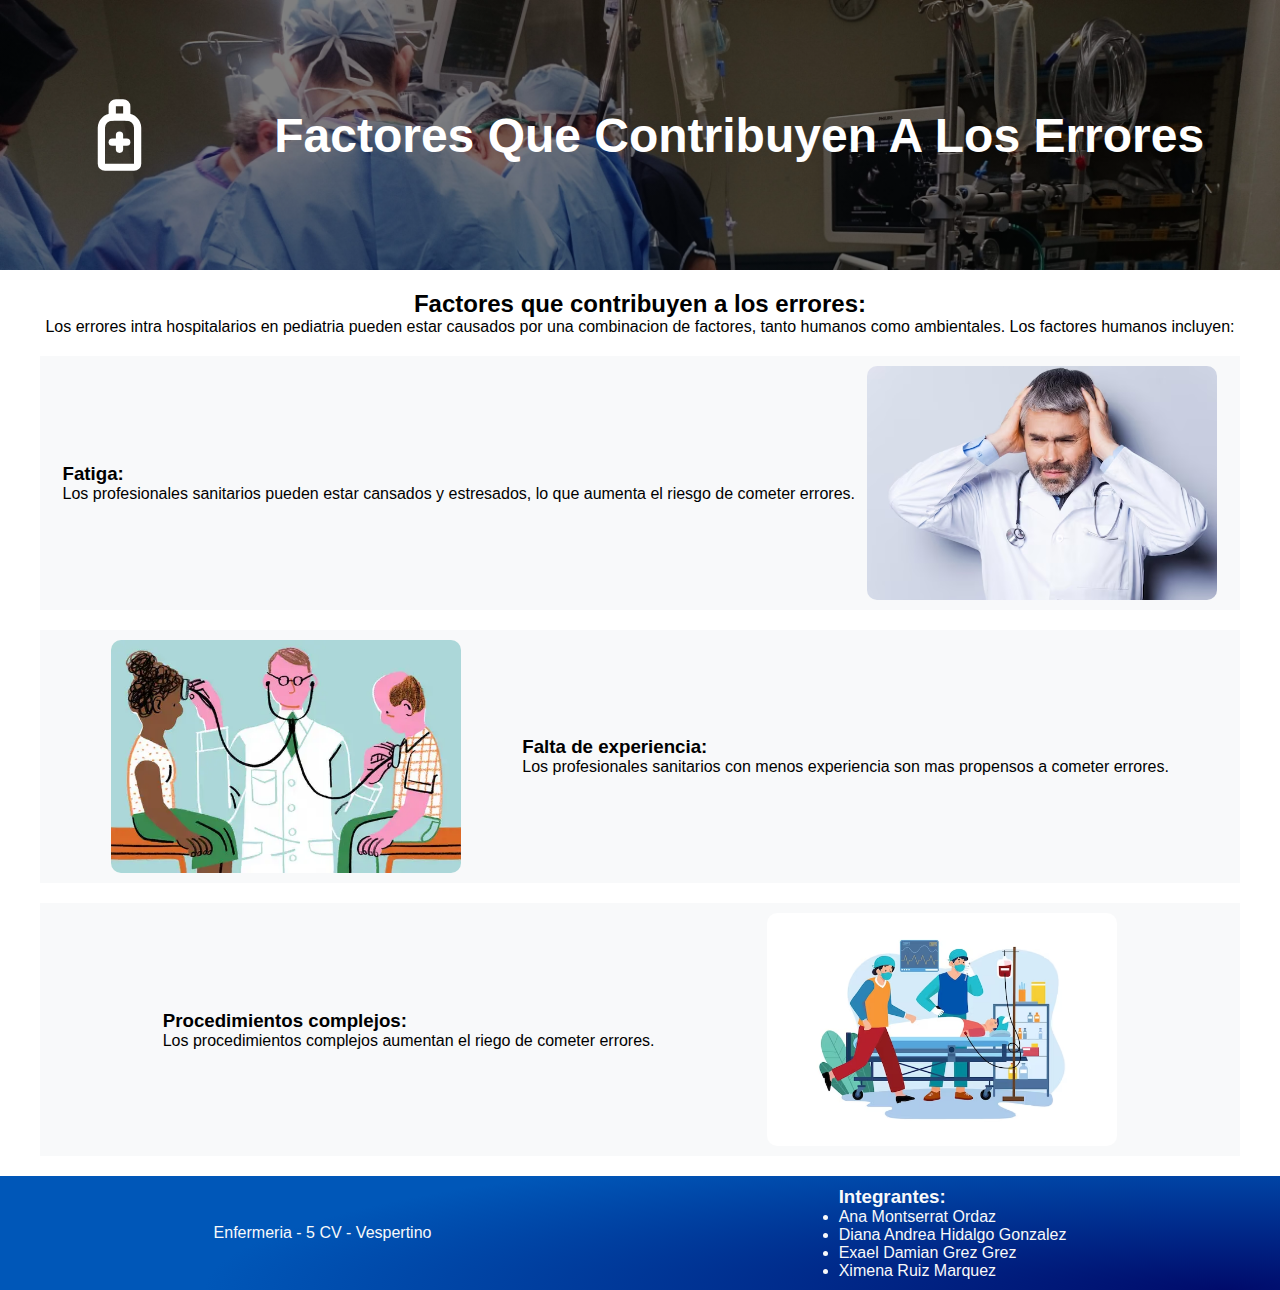
<file: Pages/HTML/FactoresQueContribuyenALosErrores.html>
<!DOCTYPE html>
<html lang="en">

<head>
    <meta charset="UTF-8">
    <meta name="viewport" content="width=device-width, initial-scale=1.0">
    <link href="https://cdn.jsdelivr.net/npm/bootstrap@5.3.2/dist/css/bootstrap.min.css" rel="stylesheet"
        integrity="sha384-T3c6CoIi6uLrA9TneNEoa7RxnatzjcDSCmG1MXxSR1GAsXEV/Dwwykc2MPK8M2HN" crossorigin="anonymous">
    <link rel="stylesheet" href="../CSS/FactoresQueContribuyenALosErrores.css">
    <link rel="shortcut icon" href="../../Images/Icon.svg" type="image/x-icon">
    <title>Factores Que Contribuyen A Los Errores</title>
</head>

<body>
    <a href="../../index.html">
        <header class="header">
            <img src="../../Images/logo.svg" alt="logo" id="logo">
            <section>
                <h1>Factores Que Contribuyen A Los Errores</h1>
            </section>
        </header>
    </a>
    <main>
        <section>
            <article class="principal">
                <h2>Factores que contribuyen a los errores:</h2>
                <p>
                    Los errores intra hospitalarios en pediatria pueden
                    estar causados por una combinacion de factores, tanto humanos como ambientales.
                    Los factores humanos incluyen:
                </p>
            </article>
            <article class="factoresHumanos">
                <div>
                    <h3>Fatiga:</h3>
                    <p>Los profesionales sanitarios pueden estar cansados y estresados,
                        lo que aumenta el riesgo de cometer errores.
                    </p>
                </div>
                <img src="../../Images/estresado.avif" alt="">
            </article>
            <article class="factoresHumanos" id="vuelta">
                <img src="../../Images/sinExperiencia.webp" alt="">
                <div>
                    <h3>Falta de experiencia:</h3>
                    <p>
                        Los profesionales sanitarios con menos experiencia son mas
                        propensos a cometer errores.
                    </p>
                </div>
            </article>
            <article class="factoresHumanos">
                <div>
                    <h3>Procedimientos complejos:</h3>
                    <p>
                        Los procedimientos complejos aumentan el riego de cometer errores.
                    </p>
                </div>
                <img src="../../Images/procedimientoComplejo.avif" alt="">
            </article>
        </section>
    </main>
    <footer class="footer">
        <section class="footer-section">
            <article>
                <p>Enfermeria - 5 CV - Vespertino</p>
            </article>
            <article>
                <h3>Integrantes:</h3>
                <ul>
                    <li>Ana Montserrat Ordaz</li>
                    <li>Diana Andrea Hidalgo Gonzalez</li>
                    <li>Exael Damian Grez Grez</li>
                    <li>Ximena Ruiz Marquez</li>
                </ul>
            </article>
        </section>
    </footer>
</body>

</html>
</file>
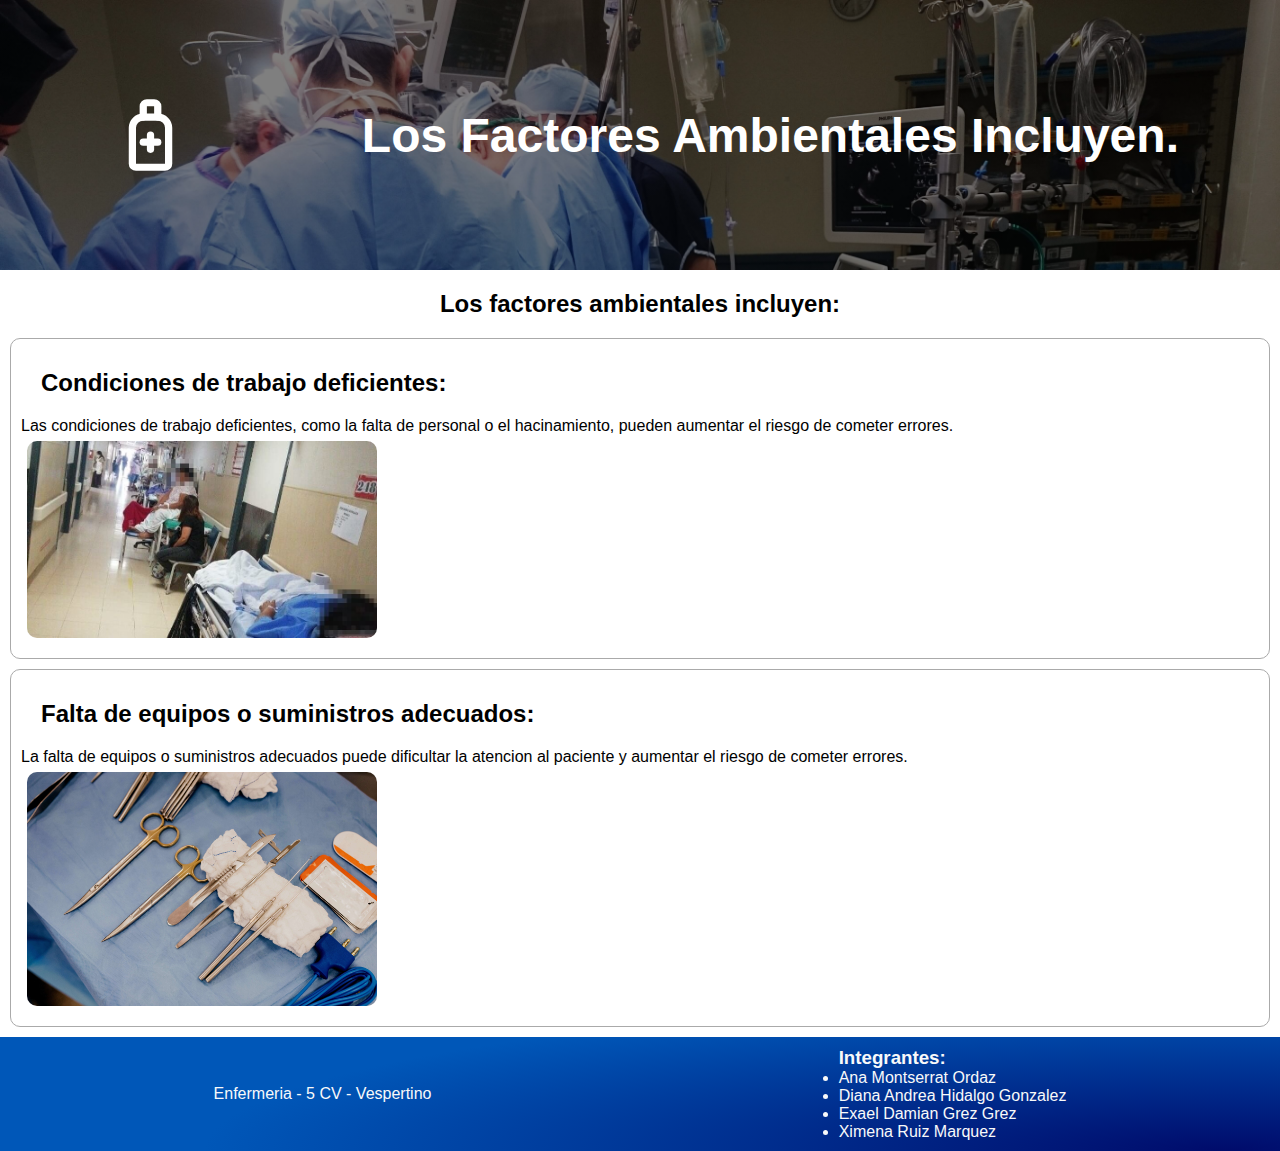
<file: Pages/HTML/LosFactoresAmbientalesIncluyen.html>
<!DOCTYPE html>
<html lang="en">

<head>
    <meta charset="UTF-8">
    <meta name="viewport" content="width=device-width, initial-scale=1.0">
    <link rel="stylesheet" href="../../Pages/CSS/LosFactoresAmbientalesIncluyen.css">
    <link rel="shortcut icon" href="../../Images/Icon.svg" type="image/x-icon">
    <title>Los Factores Ambientales Incluyen.</title>
</head>

<body>
    <a href="../../index.html">
        <header class="header">
            <img src="../../Images/logo.svg" alt="logo" id="logo">
            <section>
                <h1>Los Factores Ambientales Incluyen.</h1>
            </section>
        </header>
    </a>
    <main class="informacion">
        <h2>Los factores ambientales incluyen:</h2>
        <section>
            <article>
                <h2>Condiciones de trabajo deficientes:</h2>
                <p>
                    Las condiciones de trabajo deficientes, como la falta de personal o
                    el hacinamiento, pueden aumentar el riesgo de cometer errores.
                </p>

            </article>
            <img src="../../Images/falta.jpg" alt="">
        </section>
        <section>
            <article>
                <h2>Falta de equipos o suministros adecuados:</h2>
                <p>
                    La falta de equipos o suministros adecuados puede dificultar la atencion
                    al paciente y aumentar el riesgo de cometer errores.
                </p>
            </article>
            <figure>
                <img src="../../Images/herramientasDeCirujia.jpg" alt="">
            </figure>
        </section>
    </main>
    <footer class="footer">
        <section class="footer-section">
            <article>
                <p>Enfermeria - 5 CV - Vespertino</p>
            </article>
            <article>
                <h3>Integrantes:</h3>
                <ul>
                    <li>Ana Montserrat Ordaz</li>
                    <li>Diana Andrea Hidalgo Gonzalez</li>
                    <li>Exael Damian Grez Grez</li>
                    <li>Ximena Ruiz Marquez</li>
                </ul>
            </article>
        </section>
    </footer>
</body>

</html>
</file>
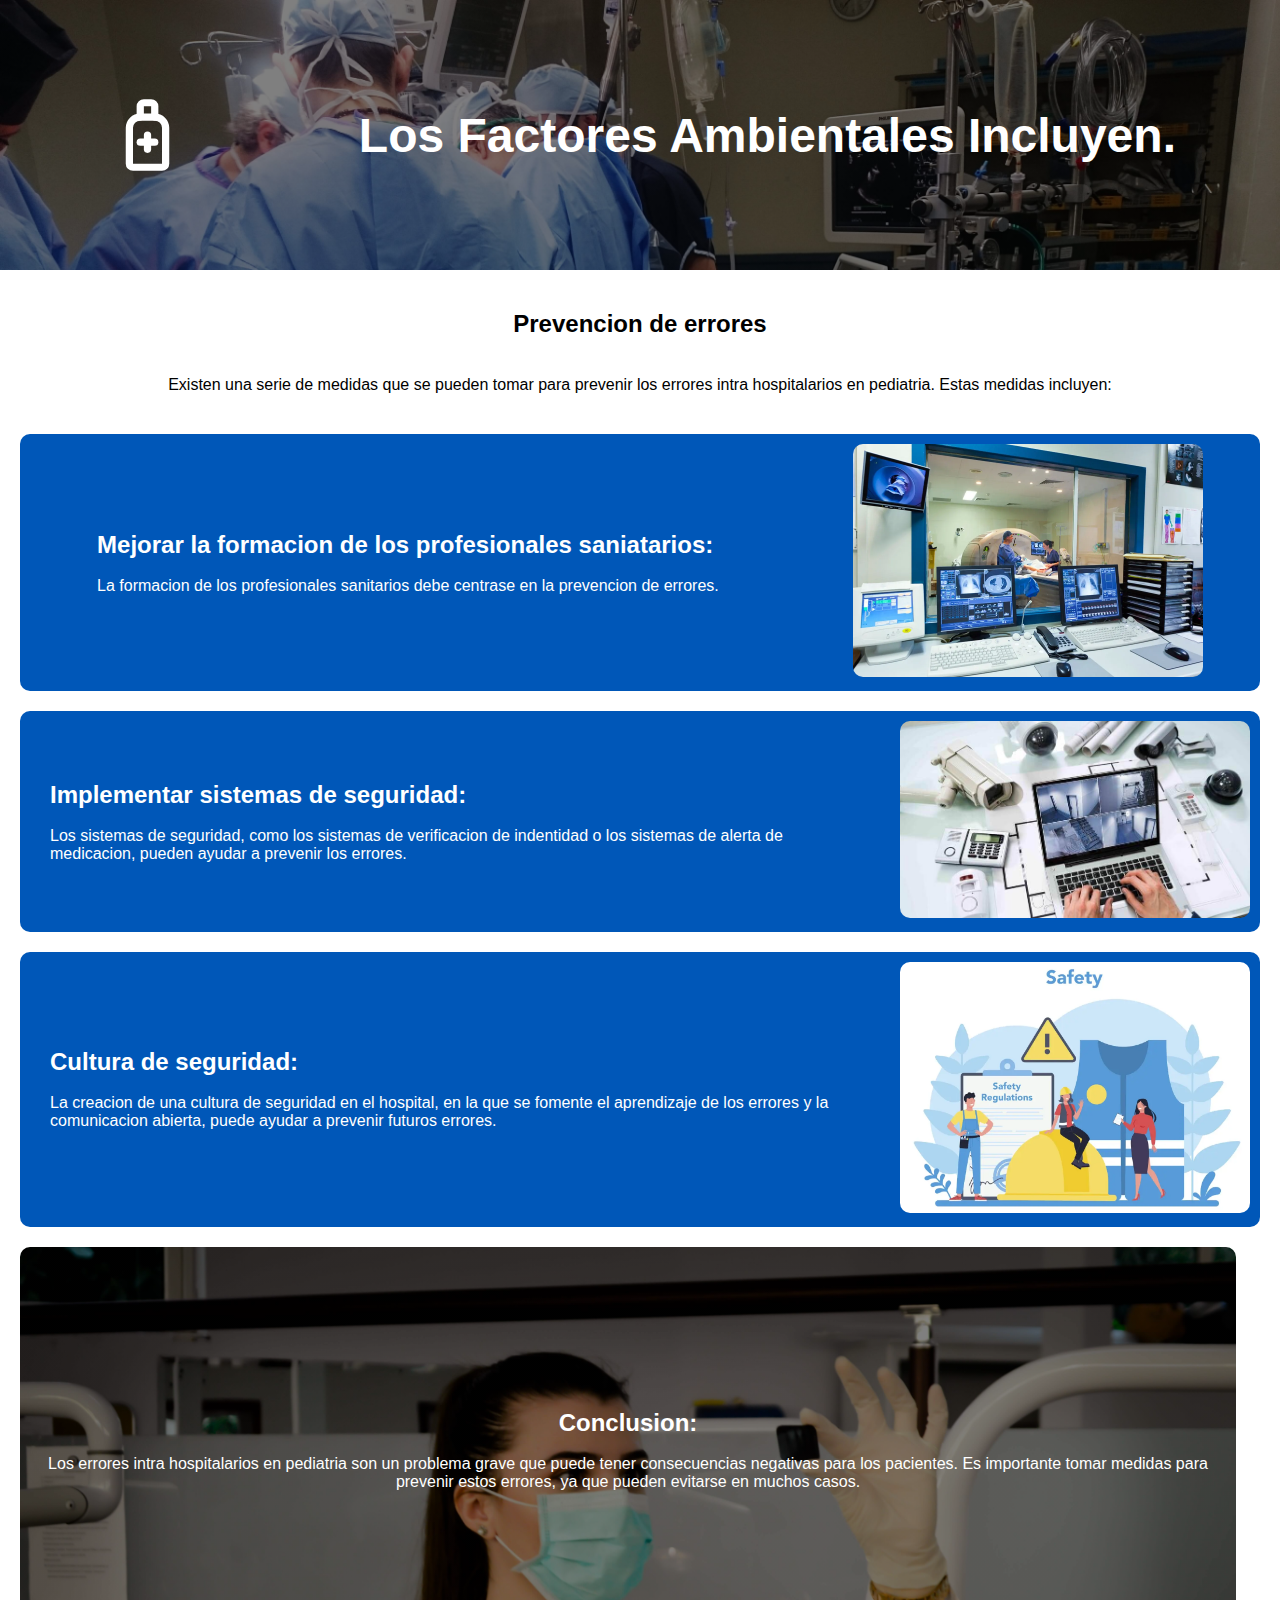
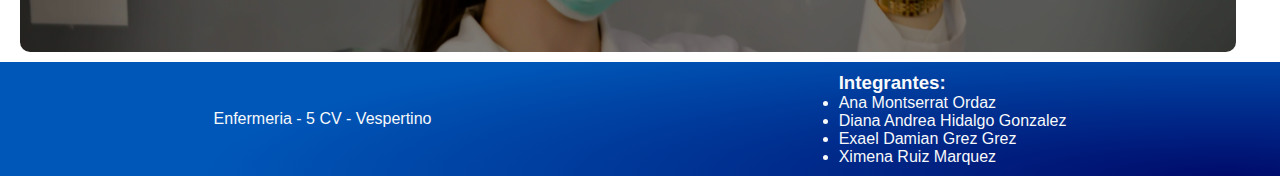
<file: Pages/HTML/PrenvencionDeErrores.html>
<!DOCTYPE html>
<html lang="en">

<head>
    <meta charset="UTF-8">
    <meta name="viewport" content="width=device-width, initial-scale=1.0">
    <link rel="stylesheet" href="../CSS/PrenvencionDeErrores.css">
    <link rel="shortcut icon" href="../../Images/Icon.svg" type="image/x-icon">
    <title>Prenvencion De Errores</title>
</head>

<body>
    <a href="../../index.html">
        <header class="header">
            <img src="../../Images/logo.svg" alt="logo" id="logo">
            <section>
                <h1>Los Factores Ambientales Incluyen.</h1>
            </section>
        </header>
    </a>
    <main>
        <section class="inicio">
            <h2>Prevencion de errores</h2>
            <br>
            <p>
                Existen una serie de medidas que se pueden tomar para prevenir los errores
                intra hospitalarios en pediatria. Estas medidas incluyen:
            </p>
        </section>
        <section class="informacion">
            <article>
                <h2>Mejorar la formacion de los profesionales saniatarios:</h2>
                <br>
                <p>
                    La formacion de los profesionales sanitarios debe centrase en la prevencion de errores.
                </p>
            </article>
            <figure>
                <img src="../../Images/imagen1.webp" alt="">
            </figure>
        </section>
        <section class="informacion">
            <article>
                <h2>Implementar sistemas de seguridad:</h2>
                <br>
                <p>
                    Los sistemas de seguridad, como los sistemas de verificacion de indentidad o los sistemas
                    de alerta de medicacion, pueden ayudar a prevenir los errores.
                </p>
            </article>
            <figure>
                <img src="../../Images/seguridad.jpeg" alt="">
            </figure>
        </section>
        <section class="informacion">
            <article>
                <h2>Cultura de seguridad:</h2>
                <br>
                <p>
                    La creacion de una cultura de seguridad en el hospital, en la que se fomente el aprendizaje
                    de los errores y la comunicacion abierta, puede ayudar a prevenir futuros errores.
                </p>
            </article>
            <figure>
                <img src="../../Images/culturaSeguridad.webp" alt="">
            </figure>
        </section>
        <section id="conclusion">
            <article>
                <h2>Conclusion:</h2>
                <br>
                <p>
                    Los errores intra hospitalarios en pediatria son un problema grave que puede tener consecuencias
                    negativas
                    para los pacientes. Es importante tomar medidas para prevenir estos errores, ya que pueden evitarse
                    en
                    muchos casos.
                </p>
            </article>
        </section>
    </main>
    <footer class="footer">
        <section class="footer-section">
            <article>
                <p>Enfermeria - 5 CV - Vespertino</p>
            </article>
            <article>
                <h3>Integrantes:</h3>
                <ul>
                    <li>Ana Montserrat Ordaz</li>
                    <li>Diana Andrea Hidalgo Gonzalez</li>
                    <li>Exael Damian Grez Grez</li>
                    <li>Ximena Ruiz Marquez</li>
                </ul>
            </article>
        </section>
    </footer>
</body>

</html>
</file>
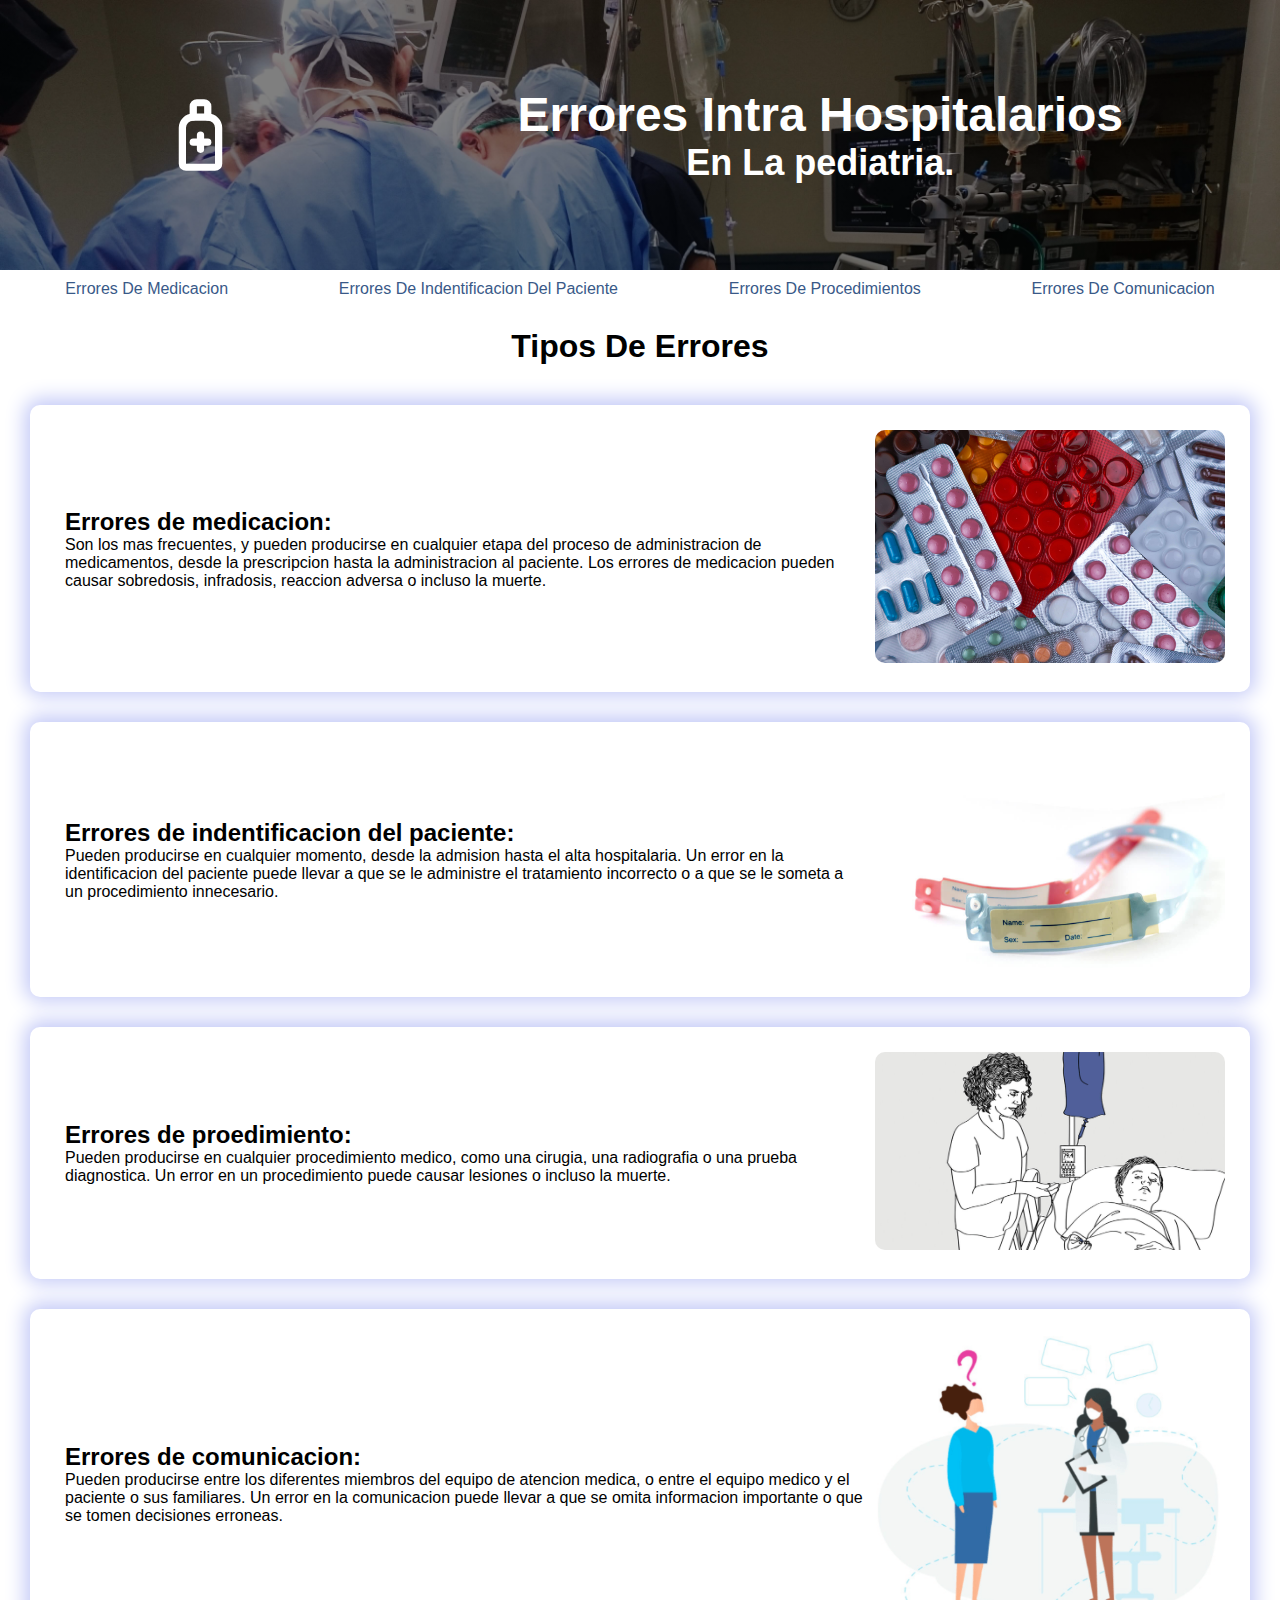
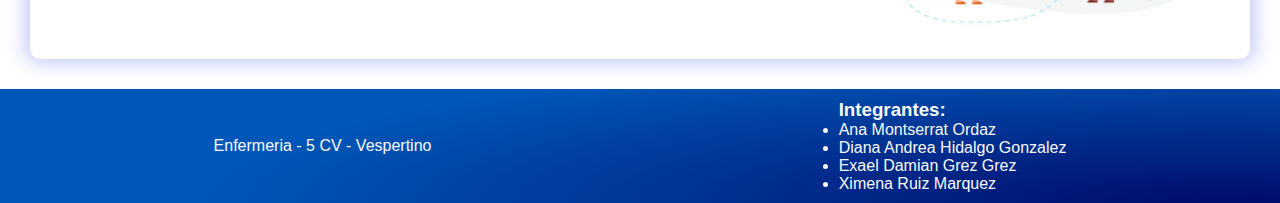
<file: Pages/HTML/TiposDeErrores.html>
<!DOCTYPE html>
<html lang="en">

<head>
    <meta charset="UTF-8">
    <meta name="viewport" content="width=device-width, initial-scale=1.0">
    <link href="https://cdn.jsdelivr.net/npm/bootstrap@5.3.2/dist/css/bootstrap.min.css" rel="stylesheet"
        integrity="sha384-T3c6CoIi6uLrA9TneNEoa7RxnatzjcDSCmG1MXxSR1GAsXEV/Dwwykc2MPK8M2HN" crossorigin="anonymous">
    <link rel="shortcut icon" href="../../Images/Icon.svg" type="image/x-icon">
    <link rel="stylesheet" href="../CSS/TiposDeErrores.css">
    <title>Tipos de Errores</title>
</head>

<body>
    <a href="../../index.html">
        <header class="header">
            <img src="../../Images/logo.svg" alt="logo" id="logo">
            <section>
                <h1>Errores Intra Hospitalarios</h1>
                <h2>En La pediatria.</h2>
            </section>
        </header>
    </a>
    <nav id="nav-menu">
        <ul class="nav nav-tabs nav-fill">
            <li class="nav-item">
                <a class="nav-link" href="#Medicacion">Errores De Medicacion</a>
            </li>
            <li class="nav-item">
                <a class="nav-link" href="#Identificar">Errores De Indentificacion Del Paciente</a>
            </li>
            <li class="nav-item">
                <a class="nav-link" href="#Procedimiento">Errores De Procedimientos</a>
            </li>
            <li class="nav-item">
                <a class="nav-link" href="#Comunicacion">Errores De Comunicacion</a>
            </li>
        </ul>
    </nav>
    <main>
        <h1>Tipos De Errores</h1>
        <section class="informacion" id="Medicacion">
            <article class="info">
                <div class="texto">
                    <h2><strong>Errores de medicacion:</strong></h2>
                    <p>
                        Son los mas frecuentes, y pueden producirse en cualquier etapa
                        del proceso de administracion de medicamentos, desde la prescripcion
                        hasta la administracion al paciente.
                        Los errores de medicacion pueden causar sobredosis, infradosis, reaccion
                        adversa o incluso la muerte.
                    </p>
                </div>
                <!-- carrusel -->
                <div>
                    <img src="../../Images/medicamentos1.jpg" alt="" >
                </div>
            </article>
        </section>
        <section class="informacion" id="Identificar">
            <article class="info" >
                <div class="texto">
                    <h2><strong>Errores de indentificacion del paciente:</strong></h2>
                    <p>
                        Pueden producirse en cualquier momento, desde la admision hasta el alta
                        hospitalaria. Un error en la identificacion del paciente puede llevar a que
                        se le administre el tratamiento incorrecto o a que se le someta a un procedimiento
                        innecesario.
                    </p>
                </div>
                <!-- carrusel -->
                <div>
                    <img src="../../Images/identificarPaciente2.jpg" alt="">
                </div>
            </article>
        </section>
        <section class="informacion" id="Procedimiento">
            <article class="info">
                <div class="texto">
                    <h2><strong>Errores de proedimiento:</strong></h2>
                    <p>
                        Pueden producirse en cualquier procedimiento medico, como una cirugia, una radiografia
                        o una prueba diagnostica. Un error en un procedimiento puede causar lesiones o incluso
                        la muerte.
                    </p>
                </div>
                <!---->
                <div>
                    <img src="../../Images/erroresDeProcedimiento.jpg" alt="Error de procedimientos">
                </div>
            </article>
        </section>
        <section class="informacion" id="Comunicacion">
            <article class="info">
                <div class="texto">
                    <h2><strong>Errores de comunicacion:</strong></h2>
                    <p>
                        Pueden producirse entre los diferentes miembros del equipo de atencion medica,
                        o entre el equipo medico y el paciente o sus familiares.
                        Un error en la comunicacion puede llevar a que se omita informacion importante
                        o que se tomen decisiones erroneas.
                    </p>
                </div>
                <!---->
                <div>
                    <img src="../../Images/erroresDeComunicacion.png" alt="">
                </div>
            </article>
        </section>
    </main>
    <footer class="footer">
        <section class="footer-section">
            <article>
                <p>Enfermeria - 5 CV - Vespertino</p>
            </article>
            <article>
                <h3>Integrantes:</h3>
                <ul>
                    <li>Ana Montserrat Ordaz</li>
                    <li>Diana Andrea Hidalgo Gonzalez</li>
                    <li>Exael Damian Grez Grez</li>
                    <li>Ximena Ruiz Marquez</li>
                </ul>
            </article>
        </section>
    </footer>
    <script src="https://cdn.jsdelivr.net/npm/bootstrap@5.3.2/dist/js/bootstrap.bundle.min.js"
        integrity="sha384-C6RzsynM9kWDrMNeT87bh95OGNyZPhcTNXj1NW7RuBCsyN/o0jlpcV8Qyq46cDfL" crossorigin="anonymous">
        </script>
</body>

</html>
</file>
<file: Pages/CSS/FactoresQueContribuyenALosErrores.css>
* {
    margin: 0;
    padding: 0;
    box-sizing: border-box;
}

body {
    font-family: 'Franklin Gothic Medium', 'Arial Narrow', Arial, sans-serif;
}

#logo {
    width: 7%;
}

.header {
    color: white;
    background-image: linear-gradient(0deg,
            rgba(0, 0, 0, 0.5),
            rgba(0, 0, 0, 0.5)), url(../../Images/cirujia.jpg);
    background-repeat: no-repeat;
    background-size: cover;
    height: 30vh;
    text-align: center;
    padding: 20px;
    display: flex;
    justify-content: space-around;
    align-items: center;
    font-size: x-large;
}

a {
    text-decoration: none;
    color: #395988;
}

img {
    border-radius: 10px;
    width: 350px;
}


#nav-menu .nav {
    list-style-type: none;
    padding: 10px;
    display: flex;
    justify-content: space-around;
    align-items: center;
}

.nav a:hover {
    color: #fff;
    background: #4051e8;
}

 main {
    margin: 20px;
 }

.principal {
    text-align: center;
}

.factoresHumanos {
    text-align: left;
    background: #f8f9fa;
    margin: 20px;
    padding: 10px;
    display: flex;
    justify-content: space-evenly;
    align-items: center;
}

.footer {

    color: #f8f9fa;
    background: radial-gradient(79.75% 134.25% at 95.71% 100%, #000b6b 0, #0057b8 100%);
}

.footer-section {
    display: flex;
    justify-content: space-around;
    align-items: center;
    padding: 10px;
}

.footer-section p li h2 {
    font-size: small;
}

@media(max-width: 800px) {
    #logo {
        width: 15%;
    }

    .factoresHumanos {
        flex-direction: column;
    }

    #vuelta {
        flex-direction: column-reverse;
    }
}
</file>
<file: Pages/CSS/LosFactoresAmbientalesIncluyen.css>
* {
    margin: 0;
    padding: 0;
    box-sizing: border-box;
}

body {
    font-family: 'Franklin Gothic Medium', 'Arial Narrow', Arial, sans-serif;
}

#logo {
    width: 7%;
}

.header {
    color: white;
    background-image: linear-gradient(0deg,
            rgba(0, 0, 0, 0.5),
            rgba(0, 0, 0, 0.5)), url(../../Images/cirujia.jpg);
    background-repeat: no-repeat;
    background-size: cover;
    height: 30vh;
    text-align: center;
    padding: 20px;
    display: flex;
    justify-content: space-around;
    align-items: center;
    font-size: x-large;
}

a {
    text-decoration: none;
    color: #395988;
}

img {
    border-radius: 10px;
    width: 350px;
    margin: 6px;
}

h2 {
    text-align: center;
    padding: 10px;
    margin: 10px;
}

.informacion section {
    padding: 10px;
    margin: 10px;
}

.informacion section {
    border: 1px solid #aaaaaa;
    border-radius: 10px;
}

.informacion article h2 {
    text-align: left;
}

.footer {

    color: #f8f9fa;
    background: radial-gradient(79.75% 134.25% at 95.71% 100%, #000b6b 0, #0057b8 100%);
}

.footer-section {
    display: flex;
    justify-content: space-around;
    align-items: center;
    padding: 10px;
}

.footer-section p li h2 {
    font-size: small;
}

@media(max-width: 800px) {
    #logo {
        width: 15%;
    }

}
</file>
<file: Pages/CSS/PrenvencionDeErrores.css>
* {
    margin: 0;
    padding: 0;
    box-sizing: border-box;
}

body {
    font-family: 'Franklin Gothic Medium', 'Arial Narrow', Arial, sans-serif;
}

#logo {
    width: 7%;
}

.header {
    color: white;
    background-image: linear-gradient(0deg,
            rgba(0, 0, 0, 0.5),
            rgba(0, 0, 0, 0.5)), url(../../Images/cirujia.jpg);
    background-repeat: no-repeat;
    background-size: cover;
    height: 30vh;
    text-align: center;
    padding: 20px;
    display: flex;
    justify-content: space-around;
    align-items: center;
    font-size: x-large;
}

a {
    text-decoration: none;
    color: #395988;
}

img {
    border-radius: 10px;
    width: 350px;
}

.inicio {
    padding: 10px;
    margin: 20px;

    &>h2,
    p {
        margin: 10px;
        text-align: center;
    }
}

.informacion {
    margin: 20px;
    color: #fff;
    background: #0057b8;
    border-radius: 10px;
    display: flex;
    justify-content: space-around;
    align-items: center;
}

.informacion article {
    padding: 20px;
    margin: 10px;
}

figure {
    padding: 10px;
}

.footer {
    color: #f8f9fa;
    background: radial-gradient(79.75% 134.25% at 95.71% 100%, #000b6b 0, #0057b8 100%);
}

.footer-section {
    display: flex;
    justify-content: space-around;
    align-items: center;
    padding: 10px;
}

.footer-section p li h2 {
    font-size: small;
}

#conclusion {
    color: white;
    background-image: linear-gradient(0deg,
            rgba(0, 0, 0, 0.5),
            rgba(0, 0, 0, 0.5)), url(../../Images/doctora.jpg);
    background-repeat: no-repeat;
    background-size: cover;
    width: 95%;
    height: 45vh;
    margin-left: 20px;
    margin-bottom: 10px;
    border-radius: 10px;
    text-align: center;
    padding: 20px;
    display: grid;
    place-content: center;
}

@media (max-width: 800px) {
    #logo {
        width: 15%;
    }

    .informacion {
        flex-direction: column;
    }

    #conclusion {
        margin: 10px;
    }
}
</file>
<file: Pages/CSS/TiposDeErrores.css>
* {
    margin: 0;
    padding: 0;
    box-sizing: border-box;
}

body {
    font-family: 'Franklin Gothic Medium', 'Arial Narrow', Arial, sans-serif;
}

#logo {
    width: 7%;
}

.header {
    color: white;
    background-image: linear-gradient(0deg,
            rgba(0, 0, 0, 0.5),
            rgba(0, 0, 0, 0.5)), url(../../Images/cirujia.jpg);
    background-repeat: no-repeat;
    background-size: cover;
    height: 30vh;
    text-align: center;
    padding: 20px;
    display: flex;
    justify-content: space-around;
    align-items: center;
    font-size: x-large;
}

a {
    text-decoration: none;
    color: #395988;
}

img {
    border-radius: 10px;
    width: 350px;
}


#nav-menu .nav {
    list-style-type: none;
    padding: 10px;
    display: flex;
    justify-content: space-around;
    align-items: center;
}

.nav a:hover {
    color: #fff;
    background: #4051e8;
}

.informacion {
    padding: 25px;
    margin: 30px;
    border-radius: 10px;
    box-shadow: 0px -1px 20px 5px #c2c8f7;
    transition:  0.8s ease;
}

.informacion:hover {
    /* background: #7581ef; */
    transform: scale(1.05);
}

main h1 {
    text-align: center;
    padding: 10px;
    margin: 10px;
}

.info {
    display: flex;
    justify-content: space-around;
    align-items: center;
}

#carouselExampleAutoplaying img {
    width: 350px;
}

.texto #carouselExampleAutoplaying {
    width: 50%;
}

.footer {

    color: #f8f9fa;
    background: radial-gradient(79.75% 134.25% at 95.71% 100%, #000b6b 0, #0057b8 100%);
}

.footer-section {
    display: flex;
    justify-content: space-around;
    align-items: center;
    padding: 10px;
}

.footer-section p li h2 {
    font-size: small;
}

.texto {
    margin: 10px;
}

@media (max-width: 800px) {
    #logo {
        width: 15%;
    }
    
    .header {
        font-size:medium;
    }

    .info {
        flex-direction: column;
    }
}
</file>
